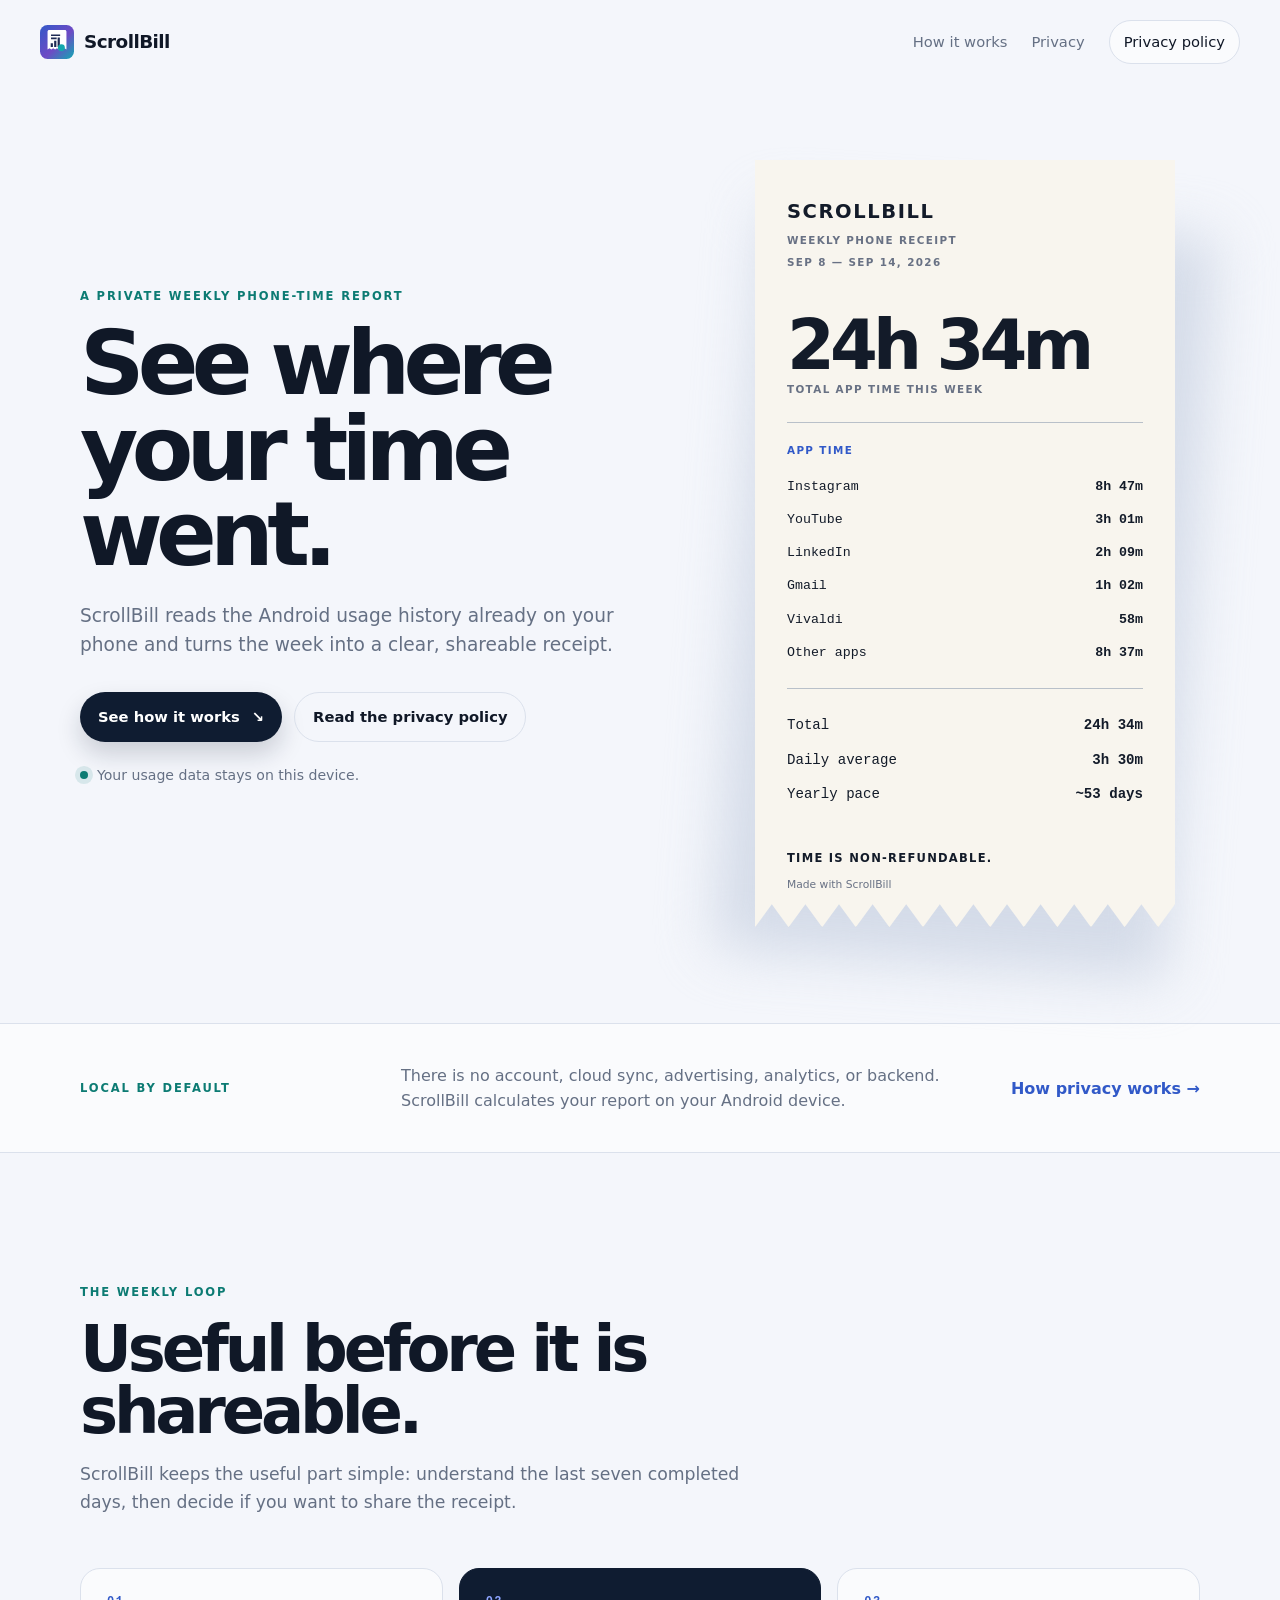
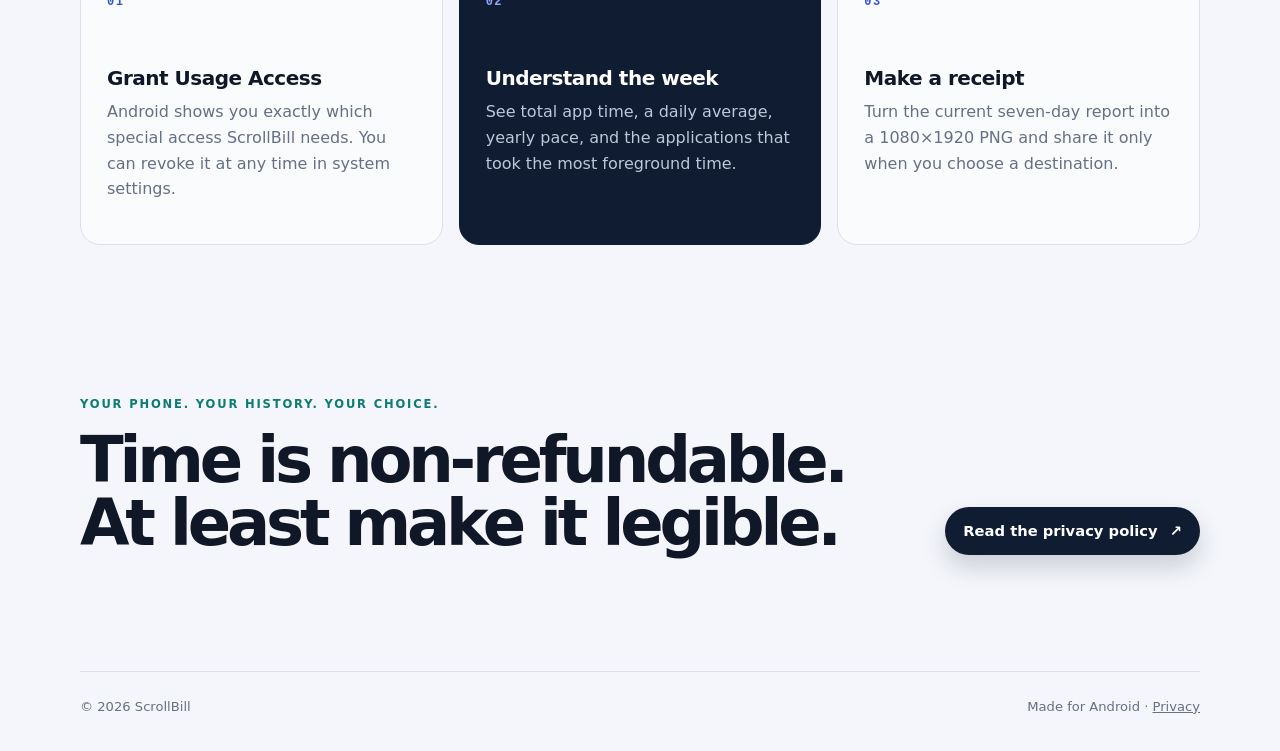
<file: docs/index.html>
<!doctype html>
<html lang="en">
<head>
  <meta charset="utf-8">
  <meta name="viewport" content="width=device-width, initial-scale=1">
  <meta name="description" content="ScrollBill turns your Android usage history into a clear weekly report and a shareable phone-time receipt.">
  <meta name="theme-color" content="#0f1c31">
  <title>ScrollBill — See where your time went</title>
  <link rel="stylesheet" href="styles.css">
</head>
<body>
  <header class="site-header">
    <a class="brand" href="index.html" aria-label="ScrollBill home">
      <svg class="brand-mark" viewBox="0 0 108 108" aria-hidden="true">
        <defs><linearGradient id="scrollbill-brand-gradient" x1="0" y1="0" x2="1" y2="1"><stop offset="0" stop-color="#3159c8"/><stop offset=".55" stop-color="#6e4ac5"/><stop offset="1" stop-color="#10a9b3"/></linearGradient></defs>
        <rect width="108" height="108" rx="24" fill="url(#scrollbill-brand-gradient)"/>
        <path fill="#fff" d="M29 16h50c2.8 0 5 2.2 5 5v57l-6-4-6 4-6-4-6 4-6-4-6 4-6-4-6 4-6-4-6 4V21c0-2.8 2.2-5 5-5Z"/>
        <path fill="#1e2b55" d="M34 58h7v12h-7zM45 50h7v20h-7zM56 40h7v30h-7zM35 30h29v5H35zM35 40h18v5H35z"/>
        <path fill="#13a8ad" d="M79 72a11 11 0 1 1-22 0 11 11 0 0 1 22 0Zm-12-9h3v9l5 4-2 3-6-5Z"/>
      </svg>
      <span>ScrollBill</span>
    </a>
    <nav class="nav-links" aria-label="Primary navigation">
      <a href="#how-it-works">How it works</a>
      <a href="#privacy">Privacy</a>
      <a class="nav-button" href="privacy.html">Privacy policy</a>
    </nav>
  </header>

  <main>
    <section class="hero section-shell">
      <div class="hero-copy">
        <p class="eyebrow">A private weekly phone-time report</p>
        <h1>See where your time went.</h1>
        <p class="hero-lede">ScrollBill reads the Android usage history already on your phone and turns the week into a clear, shareable receipt.</p>
        <div class="hero-actions">
          <a class="button button-primary" href="#how-it-works">See how it works <span aria-hidden="true">↘</span></a>
          <a class="button button-quiet" href="privacy.html">Read the privacy policy</a>
        </div>
        <p class="privacy-note"><span class="note-dot" aria-hidden="true"></span>Your usage data stays on this device.</p>
      </div>
      <div class="hero-receipt" aria-label="Sample ScrollBill weekly receipt">
        <div class="receipt-shadow"></div>
        <article class="receipt-card">
          <div class="receipt-head">
            <span class="receipt-brand">SCROLLBILL</span>
            <span class="receipt-meta">WEEKLY PHONE RECEIPT</span>
            <span class="receipt-date">SEP 8 — SEP 14, 2026</span>
          </div>
          <div class="receipt-total">
            <span class="receipt-number">24h 34m</span>
            <span class="receipt-label">TOTAL APP TIME THIS WEEK</span>
          </div>
          <div class="receipt-rule"></div>
          <div class="receipt-section-label">APP TIME</div>
          <div class="receipt-row"><span>Instagram</span><strong>8h 47m</strong></div>
          <div class="receipt-row"><span>YouTube</span><strong>3h 01m</strong></div>
          <div class="receipt-row"><span>LinkedIn</span><strong>2h 09m</strong></div>
          <div class="receipt-row"><span>Gmail</span><strong>1h 02m</strong></div>
          <div class="receipt-row"><span>Vivaldi</span><strong>58m</strong></div>
          <div class="receipt-row"><span>Other apps</span><strong>8h 37m</strong></div>
          <div class="receipt-rule"></div>
          <div class="receipt-summary"><span>Total</span><strong>24h 34m</strong></div>
          <div class="receipt-summary"><span>Daily average</span><strong>3h 30m</strong></div>
          <div class="receipt-summary"><span>Yearly pace</span><strong>~53 days</strong></div>
          <div class="receipt-footer">TIME IS NON-REFUNDABLE.</div>
          <div class="receipt-made">Made with ScrollBill</div>
        </article>
      </div>
    </section>

    <section class="trust-strip" id="privacy">
      <div class="section-shell trust-grid">
        <p class="eyebrow">Local by default</p>
        <p>There is no account, cloud sync, advertising, analytics, or backend. ScrollBill calculates your report on your Android device.</p>
        <a href="privacy.html">How privacy works <span aria-hidden="true">→</span></a>
      </div>
    </section>

    <section class="section-shell feature-section" id="how-it-works">
      <div class="section-intro">
        <p class="eyebrow">The weekly loop</p>
        <h2>Useful before it is shareable.</h2>
        <p>ScrollBill keeps the useful part simple: understand the last seven completed days, then decide if you want to share the receipt.</p>
      </div>
      <div class="feature-grid">
        <article class="feature-card">
          <span class="feature-number">01</span>
          <h3>Grant Usage Access</h3>
          <p>Android shows you exactly which special access ScrollBill needs. You can revoke it at any time in system settings.</p>
        </article>
        <article class="feature-card feature-card-accent">
          <span class="feature-number">02</span>
          <h3>Understand the week</h3>
          <p>See total app time, a daily average, yearly pace, and the applications that took the most foreground time.</p>
        </article>
        <article class="feature-card">
          <span class="feature-number">03</span>
          <h3>Make a receipt</h3>
          <p>Turn the current seven-day report into a 1080×1920 PNG and share it only when you choose a destination.</p>
        </article>
      </div>
    </section>

    <section class="closing section-shell">
      <div>
        <p class="eyebrow">Your phone. Your history. Your choice.</p>
        <h2>Time is non-refundable.<br>At least make it legible.</h2>
      </div>
      <a class="button button-primary" href="privacy.html">Read the privacy policy <span aria-hidden="true">↗</span></a>
    </section>
  </main>

  <footer class="site-footer section-shell">
    <span>© <span data-current-year>2026</span> ScrollBill</span>
    <span>Made for Android · <a href="privacy.html">Privacy</a></span>
  </footer>
  <script src="script.js"></script>
</body>
</html>
</file>
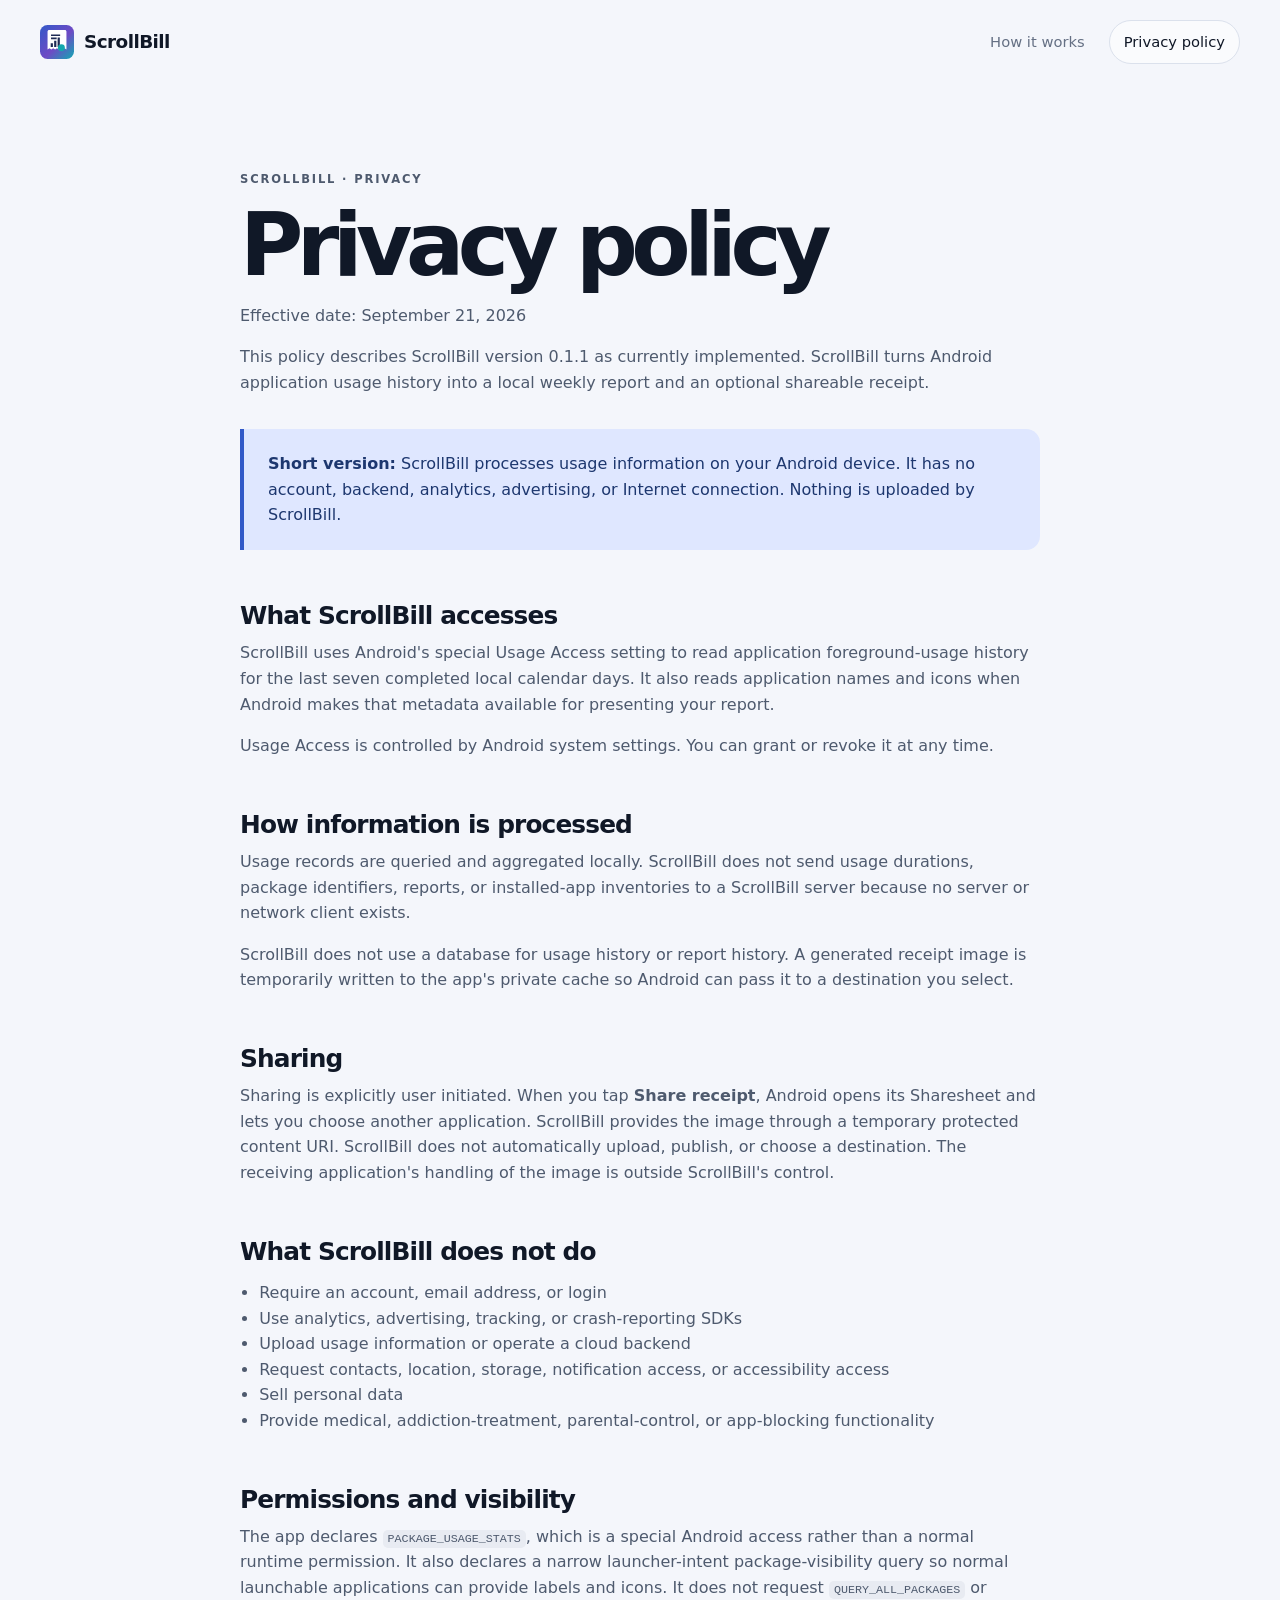
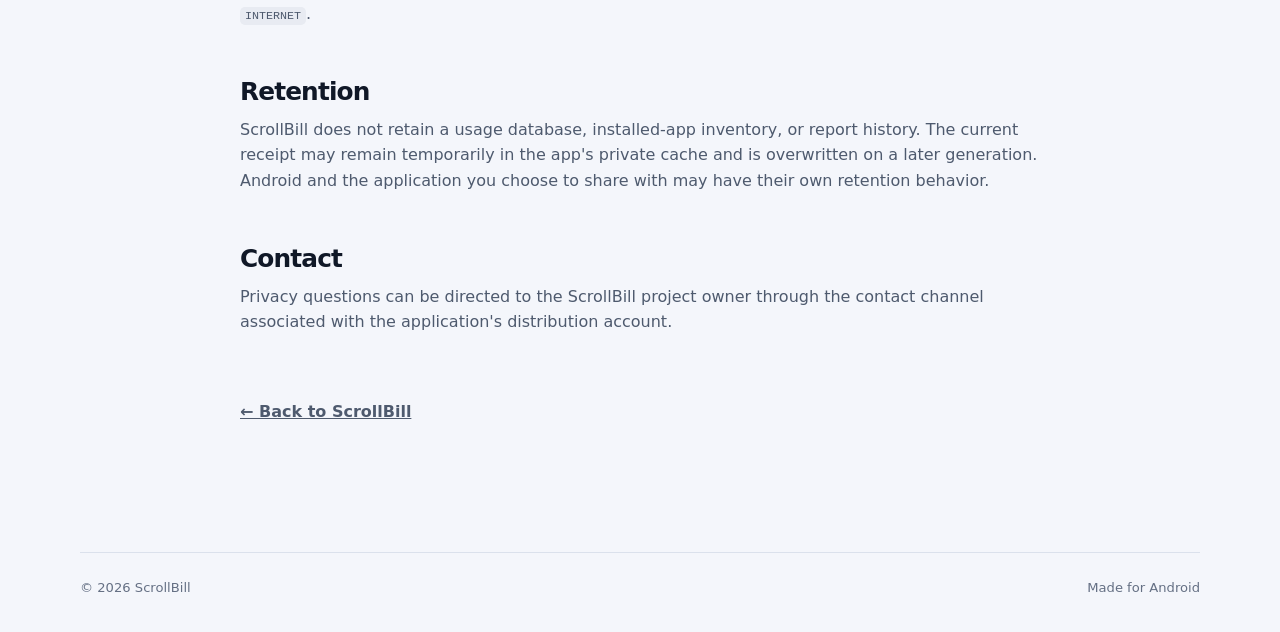
<file: docs/privacy.html>
<!doctype html>
<html lang="en">
<head>
  <meta charset="utf-8">
  <meta name="viewport" content="width=device-width, initial-scale=1">
  <meta name="description" content="ScrollBill privacy policy. Reports are calculated locally on your Android device.">
  <meta name="theme-color" content="#0f1c31">
  <title>Privacy policy — ScrollBill</title>
  <link rel="stylesheet" href="styles.css">
</head>
<body>
  <header class="site-header">
    <a class="brand" href="index.html" aria-label="ScrollBill home">
      <svg class="brand-mark" viewBox="0 0 108 108" aria-hidden="true">
        <defs><linearGradient id="scrollbill-brand-gradient" x1="0" y1="0" x2="1" y2="1"><stop offset="0" stop-color="#3159c8"/><stop offset=".55" stop-color="#6e4ac5"/><stop offset="1" stop-color="#10a9b3"/></linearGradient></defs>
        <rect width="108" height="108" rx="24" fill="url(#scrollbill-brand-gradient)"/>
        <path fill="#fff" d="M29 16h50c2.8 0 5 2.2 5 5v57l-6-4-6 4-6-4-6 4-6-4-6 4-6-4-6 4-6-4-6 4V21c0-2.8 2.2-5 5-5Z"/>
        <path fill="#1e2b55" d="M34 58h7v12h-7zM45 50h7v20h-7zM56 40h7v30h-7zM35 30h29v5H35zM35 40h18v5H35z"/>
        <path fill="#13a8ad" d="M79 72a11 11 0 1 1-22 0 11 11 0 0 1 22 0Zm-12-9h3v9l5 4-2 3-6-5Z"/>
      </svg>
      <span>ScrollBill</span>
    </a>
    <nav class="nav-links" aria-label="Primary navigation">
      <a href="index.html#how-it-works">How it works</a>
      <a class="nav-button" href="privacy.html">Privacy policy</a>
    </nav>
  </header>

  <main class="legal-page section-shell">
    <p class="eyebrow">ScrollBill · Privacy</p>
    <h1>Privacy policy</h1>
    <p class="legal-lede">Effective date: September 21, 2026</p>
    <p>This policy describes ScrollBill version 0.1.1 as currently implemented. ScrollBill turns Android application usage history into a local weekly report and an optional shareable receipt.</p>

    <div class="legal-callout">
      <strong>Short version:</strong> ScrollBill processes usage information on your Android device. It has no account, backend, analytics, advertising, or Internet connection. Nothing is uploaded by ScrollBill.
    </div>

    <h2>What ScrollBill accesses</h2>
    <p>ScrollBill uses Android's special Usage Access setting to read application foreground-usage history for the last seven completed local calendar days. It also reads application names and icons when Android makes that metadata available for presenting your report.</p>
    <p>Usage Access is controlled by Android system settings. You can grant or revoke it at any time.</p>

    <h2>How information is processed</h2>
    <p>Usage records are queried and aggregated locally. ScrollBill does not send usage durations, package identifiers, reports, or installed-app inventories to a ScrollBill server because no server or network client exists.</p>
    <p>ScrollBill does not use a database for usage history or report history. A generated receipt image is temporarily written to the app's private cache so Android can pass it to a destination you select.</p>

    <h2>Sharing</h2>
    <p>Sharing is explicitly user initiated. When you tap <strong>Share receipt</strong>, Android opens its Sharesheet and lets you choose another application. ScrollBill provides the image through a temporary protected content URI. ScrollBill does not automatically upload, publish, or choose a destination. The receiving application's handling of the image is outside ScrollBill's control.</p>

    <h2>What ScrollBill does not do</h2>
    <ul>
      <li>Require an account, email address, or login</li>
      <li>Use analytics, advertising, tracking, or crash-reporting SDKs</li>
      <li>Upload usage information or operate a cloud backend</li>
      <li>Request contacts, location, storage, notification access, or accessibility access</li>
      <li>Sell personal data</li>
      <li>Provide medical, addiction-treatment, parental-control, or app-blocking functionality</li>
    </ul>

    <h2>Permissions and visibility</h2>
    <p>The app declares <code>PACKAGE_USAGE_STATS</code>, which is a special Android access rather than a normal runtime permission. It also declares a narrow launcher-intent package-visibility query so normal launchable applications can provide labels and icons. It does not request <code>QUERY_ALL_PACKAGES</code> or <code>INTERNET</code>.</p>

    <h2>Retention</h2>
    <p>ScrollBill does not retain a usage database, installed-app inventory, or report history. The current receipt may remain temporarily in the app's private cache and is overwritten on a later generation. Android and the application you choose to share with may have their own retention behavior.</p>

    <h2>Contact</h2>
    <p>Privacy questions can be directed to the ScrollBill project owner through the contact channel associated with the application's distribution account.</p>

    <p class="legal-back"><a href="index.html">← Back to ScrollBill</a></p>
  </main>

  <footer class="site-footer section-shell">
    <span>© <span data-current-year>2026</span> ScrollBill</span>
    <span>Made for Android</span>
  </footer>
  <script src="script.js"></script>
</body>
</html>
</file>
<file: docs/styles.css>
:root {
  --ink: #101827;
  --navy: #0f1c31;
  --muted: #657084;
  --paper: #f8f5ee;
  --mist: #f4f6fb;
  --line: #dbe1ec;
  --accent: #3159c8;
  --accent-soft: #dfe7ff;
  --teal: #0c7b73;
  --shadow: 0 26px 70px rgba(15, 28, 49, .16);
}

* { box-sizing: border-box; }
html { scroll-behavior: smooth; }
body {
  margin: 0;
  color: var(--ink);
  background: var(--mist);
  font-family: Inter, ui-sans-serif, system-ui, -apple-system, BlinkMacSystemFont, "Segoe UI", sans-serif;
  line-height: 1.6;
}
a { color: inherit; }
.section-shell { width: min(1120px, calc(100% - 48px)); margin-inline: auto; }
.site-header {
  width: min(1200px, calc(100% - 48px));
  margin: 0 auto;
  min-height: 84px;
  display: flex;
  align-items: center;
  justify-content: space-between;
  gap: 24px;
}
.brand { display: inline-flex; align-items: center; gap: 10px; text-decoration: none; font-weight: 800; letter-spacing: -.03em; font-size: 1.15rem; }
.brand-mark { width: 34px; height: 34px; display: block; }
.mark-paper { fill: var(--navy); }
.mark-ink { fill: var(--paper); }
.mark-accent { fill: #6e8cff; }
.nav-links { display: flex; align-items: center; gap: 24px; color: var(--muted); font-size: .92rem; }
.nav-links a { text-decoration: none; }
.nav-links a:hover, .site-footer a:hover { color: var(--accent); }
.nav-button { padding: 9px 14px; border: 1px solid var(--line); border-radius: 999px; color: var(--ink); background: rgba(255,255,255,.56); }
.hero { min-height: 690px; display: grid; grid-template-columns: minmax(0, 1fr) minmax(360px, 470px); align-items: center; gap: 72px; padding: 76px 0 96px; }
.eyebrow { margin: 0 0 16px; color: var(--teal); font-size: .72rem; font-weight: 800; letter-spacing: .16em; text-transform: uppercase; }
h1, h2, h3, p { margin-top: 0; }
h1 { max-width: 660px; margin-bottom: 24px; font-size: clamp(3.3rem, 7vw, 6.6rem); line-height: .95; letter-spacing: -.075em; }
h2 { margin-bottom: 18px; font-size: clamp(2.4rem, 5vw, 4.6rem); line-height: .98; letter-spacing: -.065em; }
h3 { margin-bottom: 10px; font-size: 1.25rem; line-height: 1.1; letter-spacing: -.025em; }
.hero-lede { max-width: 560px; color: var(--muted); font-size: 1.16rem; }
.hero-actions { display: flex; flex-wrap: wrap; gap: 12px; margin: 32px 0 22px; }
.button { display: inline-flex; align-items: center; gap: 12px; min-height: 48px; padding: 12px 18px; border-radius: 999px; text-decoration: none; font-weight: 750; font-size: .92rem; }
.button-primary { color: #fff; background: var(--navy); box-shadow: 0 12px 24px rgba(15,28,49,.18); }
.button-primary:hover { background: #1d3150; transform: translateY(-1px); }
.button-quiet { color: var(--ink); background: transparent; border: 1px solid var(--line); }
.privacy-note { display: flex; align-items: center; gap: 9px; color: var(--muted); font-size: .88rem; }
.note-dot { width: 8px; height: 8px; border-radius: 50%; background: var(--teal); box-shadow: 0 0 0 5px rgba(12,123,115,.12); }
.hero-receipt { position: relative; width: min(100%, 420px); justify-self: center; }
.receipt-shadow { position: absolute; inset: 8% -4% -5%; background: #c9d2e2; filter: blur(28px); opacity: .75; transform: rotate(4deg); }
.receipt-card { position: relative; padding: 36px 32px 34px; color: #131b29; background: var(--paper); box-shadow: var(--shadow); clip-path: polygon(0 0,100% 0,100% 97%,96% 100%,92% 97%,88% 100%,84% 97%,80% 100%,76% 97%,72% 100%,68% 97%,64% 100%,60% 97%,56% 100%,52% 97%,48% 100%,44% 97%,40% 100%,36% 97%,32% 100%,28% 97%,24% 100%,20% 97%,16% 100%,12% 97%,8% 100%,4% 97%,0 100%); }
.receipt-head { display: grid; gap: 5px; }
.receipt-brand { font-size: 1.22rem; font-weight: 900; letter-spacing: .08em; }
.receipt-meta, .receipt-date, .receipt-label, .receipt-section-label { color: #687184; font-size: .65rem; font-weight: 800; letter-spacing: .13em; text-transform: uppercase; }
.receipt-total { display: grid; gap: 5px; margin: 44px 0 24px; }
.receipt-number { font-size: clamp(2.8rem, 7vw, 4.3rem); line-height: .9; font-weight: 900; letter-spacing: -.07em; }
.receipt-rule { height: 1px; margin: 19px 0; background: #b9c0c9; }
.receipt-section-label { margin-bottom: 11px; color: #3159c8; }
.receipt-row, .receipt-summary { display: flex; justify-content: space-between; gap: 18px; padding: 6px 0; font-family: ui-monospace, SFMono-Regular, Menlo, Consolas, monospace; font-size: .83rem; }
.receipt-row strong, .receipt-summary strong { white-space: nowrap; font-weight: 800; }
.receipt-summary { font-size: .88rem; }
.receipt-summary:first-of-type { font-size: 1rem; font-weight: 850; }
.receipt-footer { margin-top: 37px; font-size: .72rem; font-weight: 900; letter-spacing: .11em; }
.receipt-made { margin-top: 9px; color: #687184; font-size: .67rem; }
.trust-strip { border-block: 1px solid var(--line); background: rgba(255,255,255,.58); }
.trust-grid { min-height: 128px; display: grid; grid-template-columns: 1fr 2fr auto; align-items: center; gap: 32px; }
.trust-grid .eyebrow { margin: 0; }
.trust-grid p:not(.eyebrow) { max-width: 560px; margin: 0; color: var(--muted); }
.trust-grid a { color: var(--accent); font-weight: 800; text-decoration: none; white-space: nowrap; }
.feature-section { padding: 130px 0 150px; }
.section-intro { max-width: 660px; margin-bottom: 52px; }
.section-intro > p:last-child { color: var(--muted); font-size: 1.08rem; }
.feature-grid { display: grid; grid-template-columns: repeat(3, 1fr); gap: 16px; }
.feature-card { min-height: 260px; padding: 26px; border: 1px solid var(--line); border-radius: 20px; background: rgba(255,255,255,.62); }
.feature-card-accent { color: #fff; border-color: var(--navy); background: var(--navy); }
.feature-card p { color: var(--muted); }
.feature-card-accent p { color: #bdc7d9; }
.feature-number { display: block; margin-bottom: 58px; color: var(--accent); font: 800 .75rem ui-monospace, SFMono-Regular, Menlo, monospace; letter-spacing: .12em; }
.feature-card-accent .feature-number { color: #8ea5ff; }
.closing { display: flex; align-items: end; justify-content: space-between; gap: 32px; padding: 0 0 116px; }
.closing h2 { margin-bottom: 0; }
.site-footer { display: flex; justify-content: space-between; gap: 20px; padding: 24px 0 34px; color: var(--muted); border-top: 1px solid var(--line); font-size: .82rem; }
.legal-page { max-width: 800px; padding: 86px 0 112px; }
.legal-page h1 { max-width: 700px; margin-bottom: 16px; font-size: clamp(3rem, 7vw, 5.4rem); }
.legal-lede { color: var(--muted); }
.legal-page h2 { margin: 54px 0 12px; font-size: 1.55rem; letter-spacing: -.035em; }
.legal-page p, .legal-page li { color: #4e5a6e; }
.legal-page ul { padding-left: 1.2rem; }
.legal-callout { margin: 34px 0; padding: 22px 24px; border-left: 4px solid var(--accent); border-radius: 0 14px 14px 0; background: var(--accent-soft); }
.legal-callout, .legal-callout strong { color: #1d376f; }
code { padding: 2px 5px; border-radius: 5px; background: #e8ebf2; font-size: .9em; }
.legal-back { margin-top: 64px; font-weight: 800; }
@media (max-width: 820px) {
  .nav-links a:not(.nav-button) { display: none; }
  .hero { grid-template-columns: 1fr; gap: 42px; padding-top: 54px; }
  .hero-receipt { width: min(100%, 430px); }
  .trust-grid { grid-template-columns: 1fr; gap: 10px; padding: 24px 0; }
  .trust-grid a { margin-top: 5px; }
  .feature-grid { grid-template-columns: 1fr; }
  .feature-card { min-height: 0; }
  .feature-number { margin-bottom: 34px; }
  .closing { align-items: start; flex-direction: column; padding-bottom: 78px; }
}
@media (max-width: 520px) {
  .section-shell, .site-header { width: min(100% - 32px, 1120px); }
  .site-header { min-height: 72px; }
  h1 { font-size: clamp(3.2rem, 16vw, 5rem); }
  .hero { padding: 46px 0 72px; }
  .receipt-card { padding: 28px 22px 28px; }
  .receipt-row, .receipt-summary { font-size: .75rem; }
  .receipt-total { margin-top: 34px; }
  .feature-section { padding: 90px 0 96px; }
  .site-footer { flex-direction: column; }
}
</file>
